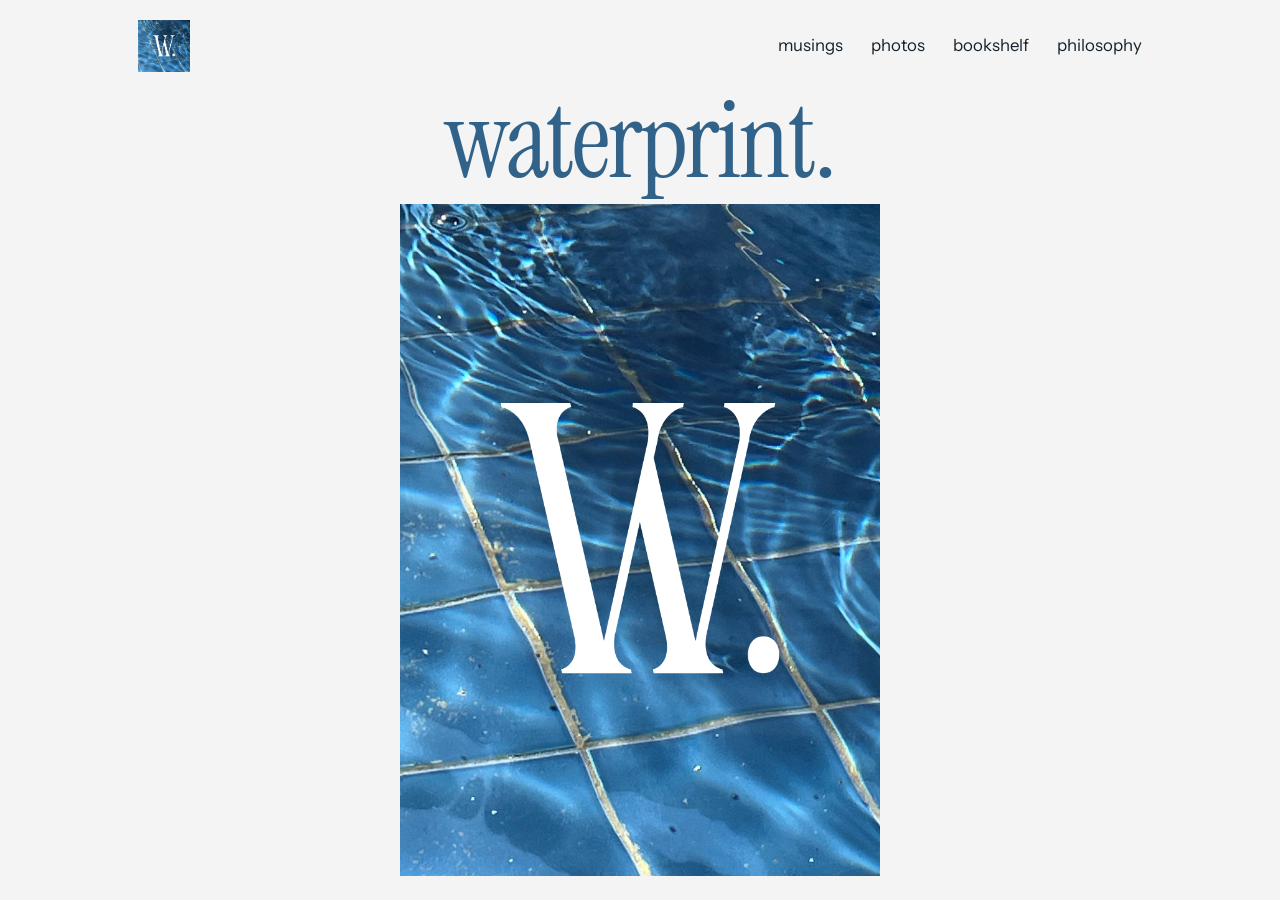
<file: index.html>
<!DOCTYPE html>
<html lang="en">
<head>
<meta charset="utf-8">
<meta name="viewport" content="width=device-width, initial-scale=1">
<title>waterprint.</title>
<link rel="icon" href="images/waterprint_logo.png">
<link rel="preconnect" href="https://fonts.googleapis.com">
<link rel="preconnect" href="https://fonts.gstatic.com" crossorigin>
<link href="https://fonts.googleapis.com/css2?family=Instrument+Serif:ital@0;1&family=Instrument+Sans:wght@400;500&display=swap" rel="stylesheet">
<link rel="stylesheet" href="style.css">
</head>
<body class="home">
<header class="site-header wrap">
  <a class="logo" href="index.html" aria-label="waterprint, home"><img src="images/waterprint_logo.png" alt="waterprint"></a>
  <nav class="nav" aria-label="main">
    <a href="musings.html">musings</a>
    <a href="photos.html">photos</a>
    <a href="bookshelf.html">bookshelf</a>
    <a href="philosophy.html">philosophy</a>
  </nav>
</header>
<main class="cover">
  <h1>waterprint.</h1>
  <figure>
    <!-- swap this for your favorite photo: images/your-photo.jpg -->
    <img src="images/waterprint_logo.png" alt="sunlight rippling across blue pool tiles">
  </figure>
</main>
</body>
</html>
</file>
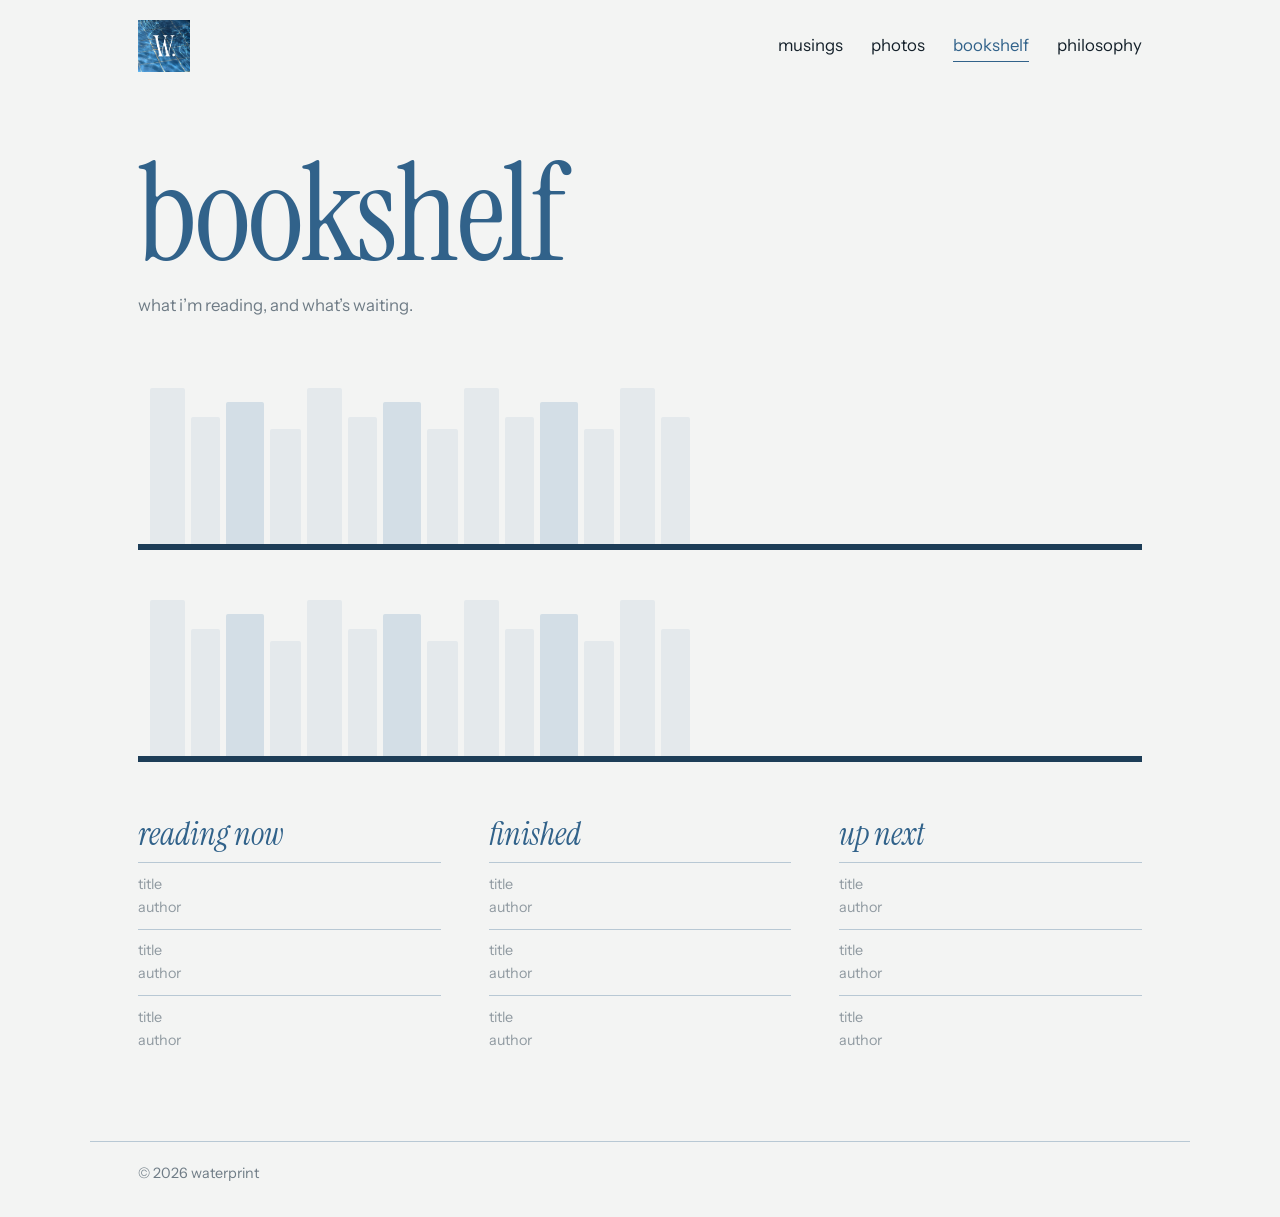
<file: bookshelf.html>
<!DOCTYPE html>
<html lang="en">
<head>
<meta charset="utf-8">
<meta name="viewport" content="width=device-width, initial-scale=1">
<title>bookshelf, waterprint.</title>
<link rel="icon" href="images/waterprint_logo.png">
<link rel="preconnect" href="https://fonts.googleapis.com">
<link rel="preconnect" href="https://fonts.gstatic.com" crossorigin>
<link href="https://fonts.googleapis.com/css2?family=Instrument+Serif:ital@0;1&family=Instrument+Sans:wght@400;500&display=swap" rel="stylesheet">
<link rel="stylesheet" href="style.css">
</head>
<body>
<header class="site-header wrap">
  <a class="logo" href="index.html" aria-label="waterprint, home"><img src="images/waterprint_logo.png" alt="waterprint"></a>
  <nav class="nav" aria-label="main">
    <a href="musings.html">musings</a>
    <a href="photos.html">photos</a>
    <a href="bookshelf.html" aria-current="page">bookshelf</a>
    <a href="philosophy.html">philosophy</a>
  </nav>
</header>
<main class="page wrap">
  <h1 class="page-title">bookshelf</h1>
  <p class="intro">what i’m reading, and what’s waiting.</p>
  <!-- each empty <div class="book"></div> is a spine on the shelf; copy more to fill a shelf -->
  <div class="shelves" aria-hidden="true">
    <div class="shelf"><div class="book"></div><div class="book"></div><div class="book"></div><div class="book"></div><div class="book"></div><div class="book"></div><div class="book"></div><div class="book"></div><div class="book"></div><div class="book"></div><div class="book"></div><div class="book"></div><div class="book"></div><div class="book"></div></div>
    <div class="shelf"><div class="book"></div><div class="book"></div><div class="book"></div><div class="book"></div><div class="book"></div><div class="book"></div><div class="book"></div><div class="book"></div><div class="book"></div><div class="book"></div><div class="book"></div><div class="book"></div><div class="book"></div><div class="book"></div></div>
  </div>
  <div class="lists">
    <section><h2>reading now</h2><ul><li><span class="blank">title</span><span class="blank">author</span></li><li><span class="blank">title</span><span class="blank">author</span></li><li><span class="blank">title</span><span class="blank">author</span></li></ul></section>
    <section><h2>finished</h2><ul><li><span class="blank">title</span><span class="blank">author</span></li><li><span class="blank">title</span><span class="blank">author</span></li><li><span class="blank">title</span><span class="blank">author</span></li></ul></section>
    <section><h2>up next</h2><ul><li><span class="blank">title</span><span class="blank">author</span></li><li><span class="blank">title</span><span class="blank">author</span></li><li><span class="blank">title</span><span class="blank">author</span></li></ul></section>
  </div>
</main>
<footer class="site-footer wrap">© 2026 waterprint</footer>
</body></html>
</file>
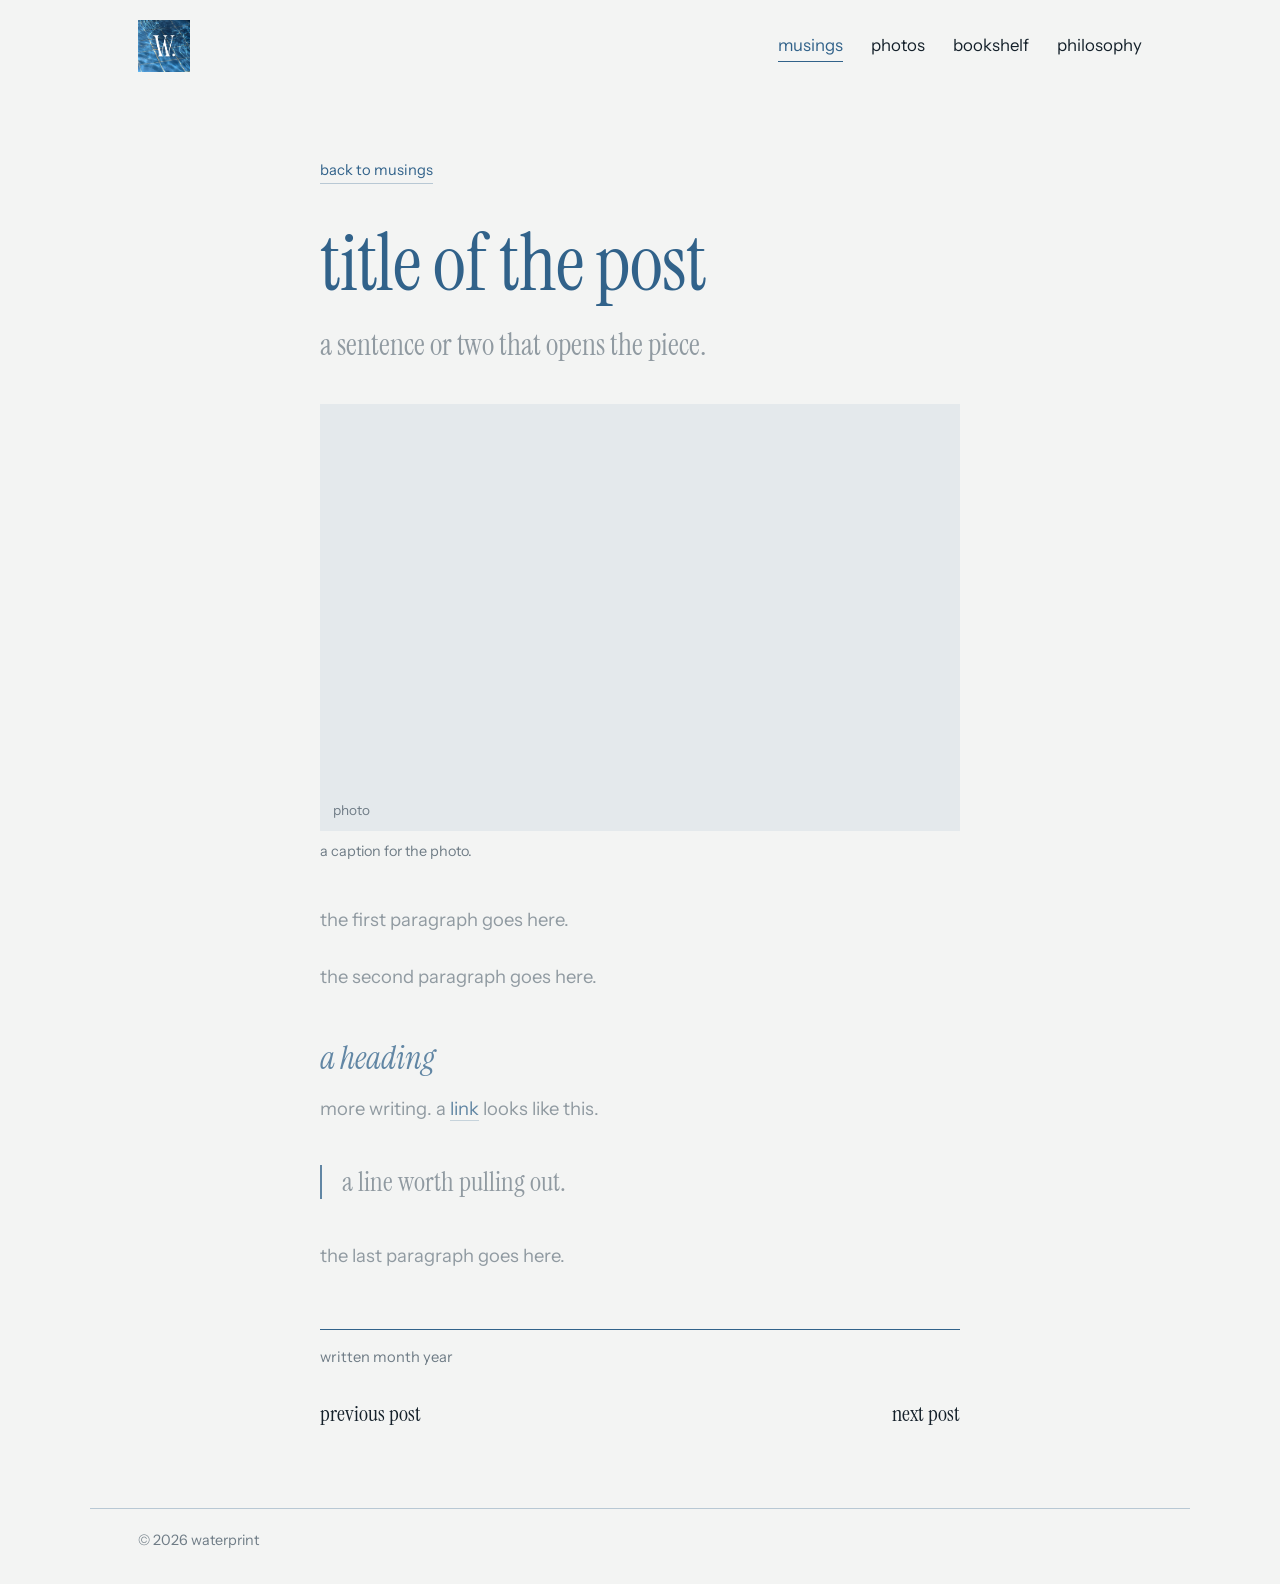
<file: musing-template.html>
<!DOCTYPE html>
<html lang="en">
<head>
<meta charset="utf-8">
<meta name="viewport" content="width=device-width, initial-scale=1">
<!-- 1. change the title and description for each post -->
<title>title of the post, waterprint.</title>
<meta name="description" content="one sentence about this post.">
<link rel="icon" href="images/waterprint_logo.png">
<link rel="preconnect" href="https://fonts.googleapis.com">
<link rel="preconnect" href="https://fonts.gstatic.com" crossorigin>
<link href="https://fonts.googleapis.com/css2?family=Instrument+Serif:ital@0;1&family=Instrument+Sans:wght@400;500&display=swap" rel="stylesheet">
<link rel="stylesheet" href="style.css">
</head>
<body>

<header class="site-header wrap">
  <a class="logo" href="index.html" aria-label="waterprint, home"><img src="images/waterprint_logo.png" alt="waterprint"></a>
  <nav class="nav" aria-label="main">
    <a href="musings.html" aria-current="page">musings</a>
    <a href="photos.html">photos</a>
    <a href="bookshelf.html">bookshelf</a>
    <a href="philosophy.html">philosophy</a>
  </nav>
</header>

<main class="page wrap">
  <article class="post">
    <a class="back" href="musings.html">back to musings</a>

    <!-- 2. the title -->
    <h1 class="post-title">title of the post</h1>

    <!-- 3. optional opening line. delete this paragraph if you don't want one -->
    <p class="post-lead blank">a sentence or two that opens the piece.</p>

    <!-- 4. optional opening photo. delete the <span class="ph"> and add
         <img src="images/your-photo.jpg" alt="describe the photo"> inside the frame.
         change aspect-ratio to fit the photo (3/2 landscape, 4/5 portrait).
         delete the whole <figure> if the post has no picture. -->
    <figure class="post-figure">
      <div class="frame" style="aspect-ratio:3/2"><span class="ph">photo</span></div>
      <figcaption>a caption for the photo.</figcaption>
    </figure>

    <!-- 5. the writing. one <p> per paragraph -->
    <div class="post-body">
      <p class="blank">the first paragraph goes here.</p>
      <p class="blank">the second paragraph goes here.</p>

      <!-- optional section heading -->
      <h2 class="blank">a heading</h2>

      <p class="blank">more writing. a <a href="#">link</a> looks like this.</p>

      <!-- optional pull quote -->
      <blockquote class="blank">a line worth pulling out.</blockquote>

      <p class="blank">the last paragraph goes here.</p>
    </div>

    <!-- 6. the date goes at the end of the post -->
    <p class="post-end">written month year</p>

    <!-- 7. optional links to the posts before and after this one.
         delete either <a> if there isn't one -->
    <nav class="post-nav" aria-label="more musings">
      <a class="prev" href="#">previous post</a>
      <a class="next" href="#">next post</a>
    </nav>
  </article>
</main>

<footer class="site-footer wrap">© 2026 waterprint</footer>

</body>
</html>
</file>
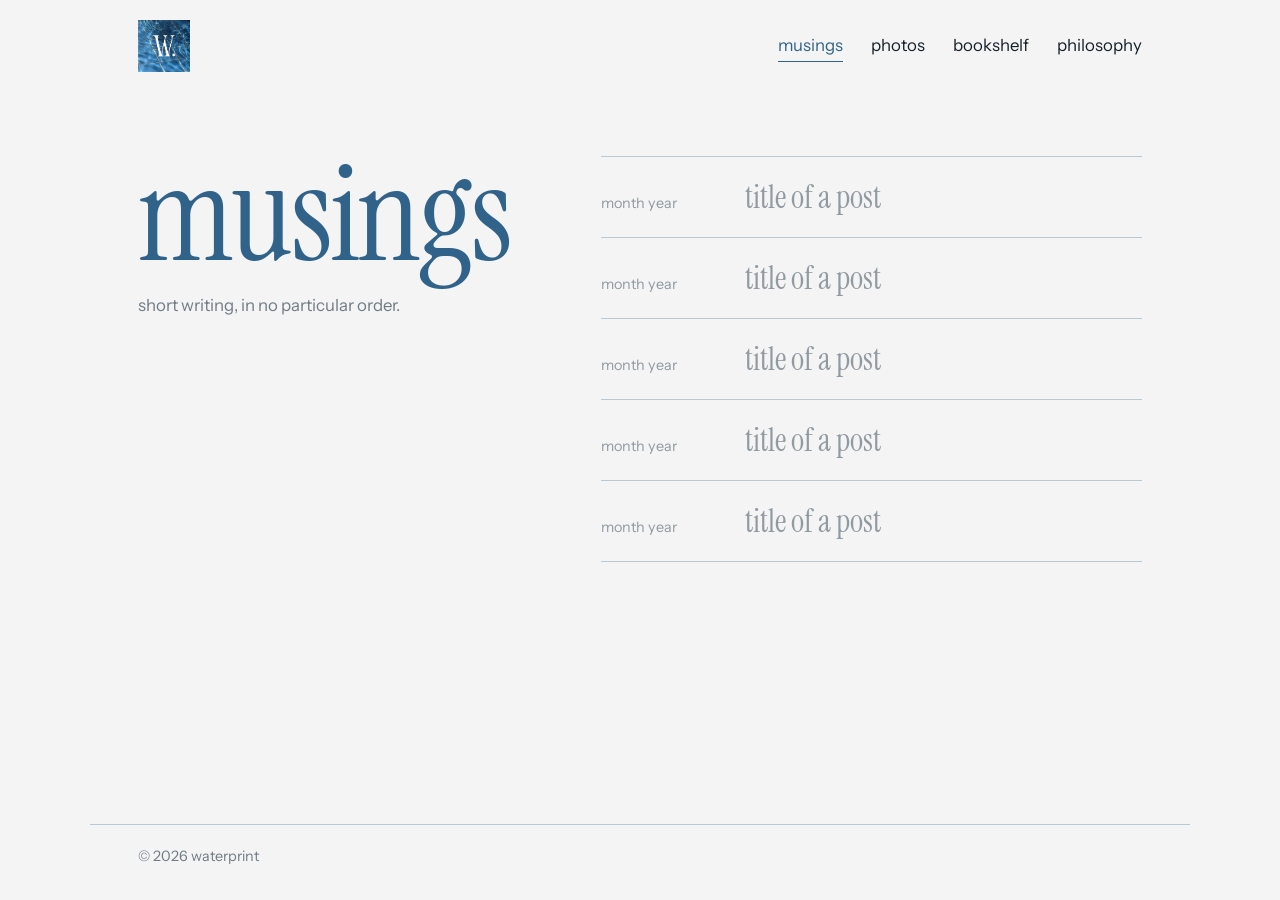
<file: musings.html>
<!DOCTYPE html>
<html lang="en">
<head>
<meta charset="utf-8">
<meta name="viewport" content="width=device-width, initial-scale=1">
<title>musings, waterprint.</title>
<link rel="icon" href="images/waterprint_logo.png">
<link rel="preconnect" href="https://fonts.googleapis.com">
<link rel="preconnect" href="https://fonts.gstatic.com" crossorigin>
<link href="https://fonts.googleapis.com/css2?family=Instrument+Serif:ital@0;1&family=Instrument+Sans:wght@400;500&display=swap" rel="stylesheet">
<link rel="stylesheet" href="style.css">
</head>
<body>
<header class="site-header wrap">
  <a class="logo" href="index.html" aria-label="waterprint, home"><img src="images/waterprint_logo.png" alt="waterprint"></a>
  <nav class="nav" aria-label="main">
    <a href="musings.html" aria-current="page">musings</a>
    <a href="photos.html">photos</a>
    <a href="bookshelf.html">bookshelf</a>
    <a href="philosophy.html">philosophy</a>
  </nav>
</header>
<main class="page wrap">
  <div class="split">
    <div class="head">
      <h1 class="page-title">musings</h1>
      <p class="intro">short writing, in no particular order.</p>
    </div>
    <!-- to add a post: copy one <li>, set the link, date and title -->
    <ul class="entries">
      <li><a href="musing-template.html"><span class="date blank">month year</span><span class="title blank">title of a post</span></a></li>
      <li><a href="#"><span class="date blank">month year</span><span class="title blank">title of a post</span></a></li>
      <li><a href="#"><span class="date blank">month year</span><span class="title blank">title of a post</span></a></li>
      <li><a href="#"><span class="date blank">month year</span><span class="title blank">title of a post</span></a></li>
      <li><a href="#"><span class="date blank">month year</span><span class="title blank">title of a post</span></a></li>
    </ul>
  </div>
</main>
<footer class="site-footer wrap">© 2026 waterprint</footer>
</body></html>
</file>
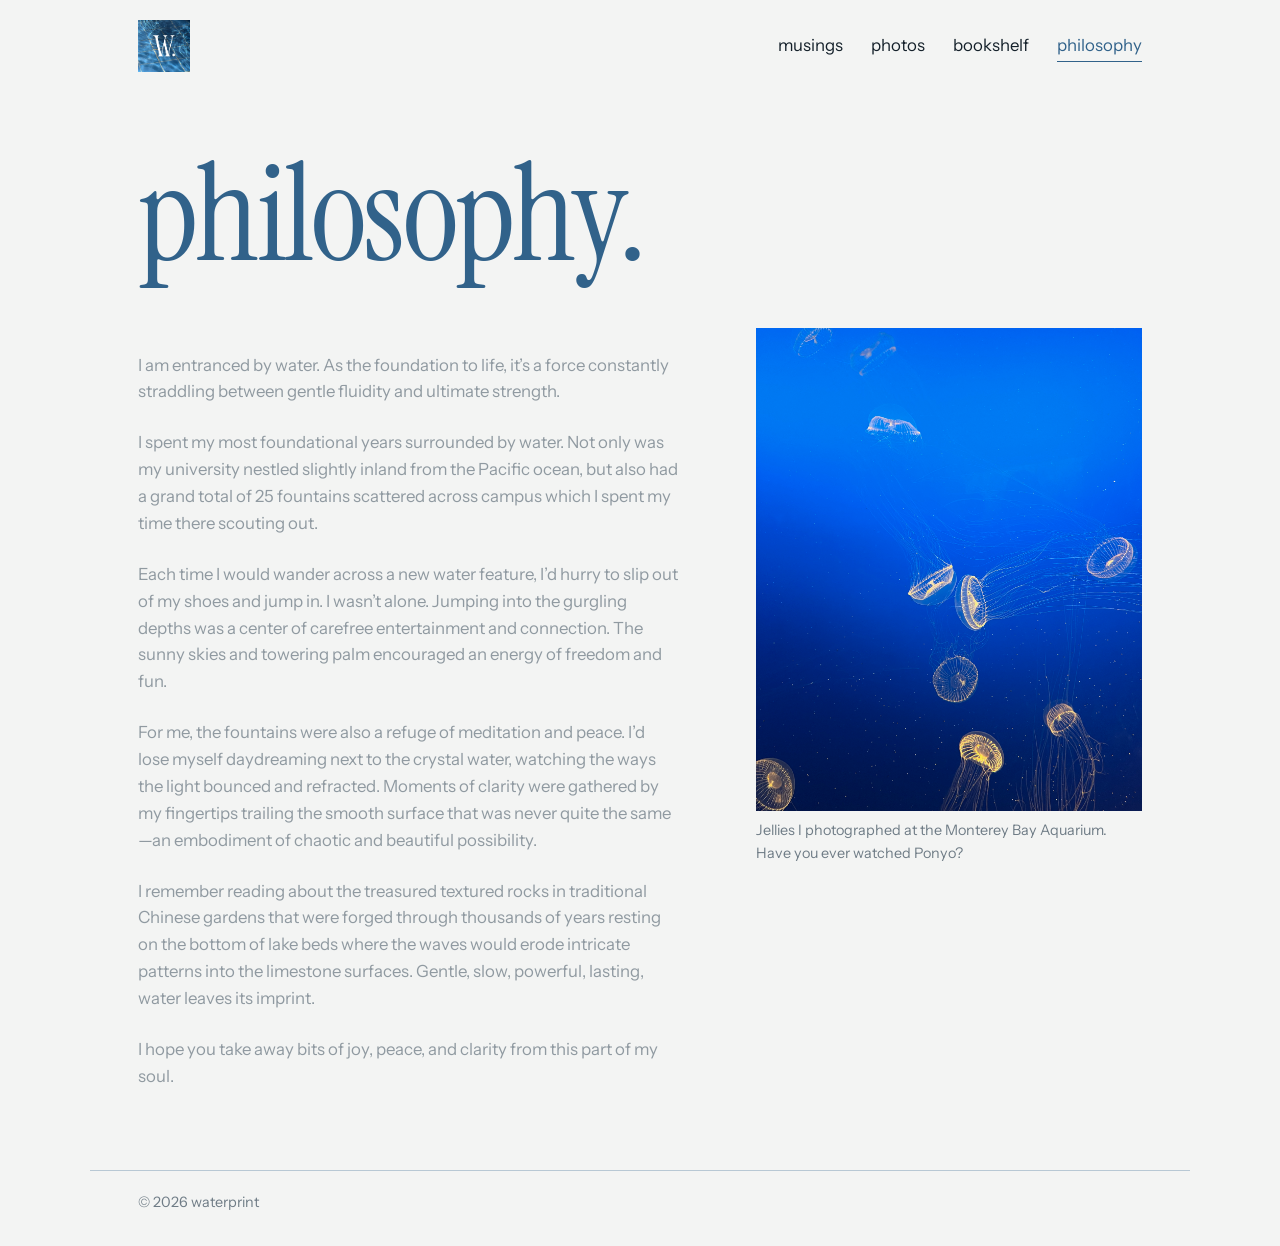
<file: philosophy.html>
<!DOCTYPE html>
<html lang="en">
<head>
<meta charset="utf-8">
<meta name="viewport" content="width=device-width, initial-scale=1">
<title>philosophy, waterprint.</title>
<link rel="icon" href="images/waterprint_logo.png">
<link rel="preconnect" href="https://fonts.googleapis.com">
<link rel="preconnect" href="https://fonts.gstatic.com" crossorigin>
<link href="https://fonts.googleapis.com/css2?family=Instrument+Serif:ital@0;1&family=Instrument+Sans:wght@400;500&display=swap" rel="stylesheet">
<link rel="stylesheet" href="style.css">
</head>
<body>
<header class="site-header wrap">
  <a class="logo" href="index.html" aria-label="waterprint, home"><img src="images/waterprint_logo.png" alt="waterprint"></a>
  <nav class="nav" aria-label="main">
    <a href="musings.html">musings</a>
    <a href="photos.html">photos</a>
    <a href="bookshelf.html">bookshelf</a>
    <a href="philosophy.html" aria-current="page">philosophy</a>
  </nav>
</header>
<main class="page wrap">
  <h1 class="page-title">philosophy.</h1>
  <div class="phil">
    <div class="text">
      <p class="blank">I am entranced by water. As the foundation to life, it’s a force constantly straddling between gentle fluidity and ultimate strength.


</p>
      <p class="blank">I spent my most foundational years surrounded by water. Not only was my university nestled slightly inland from the Pacific ocean, but also had a grand total of 25 fountains scattered across campus which I spent my time there scouting out.</p>
<p class="blank">Each time I would wander across a new water feature, I’d hurry to slip out of my shoes and jump in. I wasn’t alone. Jumping into the gurgling depths was a center of carefree entertainment and connection. The sunny skies and towering palm encouraged an energy of freedom and fun.

</p>
<p class="blank">For me, the fountains were also a refuge of meditation and peace. I’d lose myself daydreaming next to the crystal water, watching the ways the light bounced and refracted. Moments of clarity were gathered by my fingertips trailing the smooth surface that was never quite the same—an embodiment of chaotic and beautiful possibility.

</p>
<p class="blank">I remember reading about the treasured textured rocks in traditional Chinese gardens that were forged through thousands of years resting on the bottom of lake beds where the waves would erode intricate patterns into the limestone surfaces. Gentle, slow, powerful, lasting, water leaves its imprint.

</p>
<p class="blank">I hope you take away bits of joy, peace, and clarity from this part of my soul.
</p>
    </div>
    <figure>
      <!-- to add your picture: delete the <span class="ph"> and add
           <img src="images/your-photo.jpg" alt="describe the photo"> inside the frame, then edit the caption. -->
      <div class="frame" style="aspect-ratio:4/5"><img src="images/jellies.png"alt="jellyfish"></span></div>
      <figcaption>Jellies I photographed at the Monterey Bay Aquarium. Have you ever watched Ponyo?</figcaption>
    </figure>
  </div>
</main>
<footer class="site-footer wrap">© 2026 waterprint</footer>
</body></html>
</file>
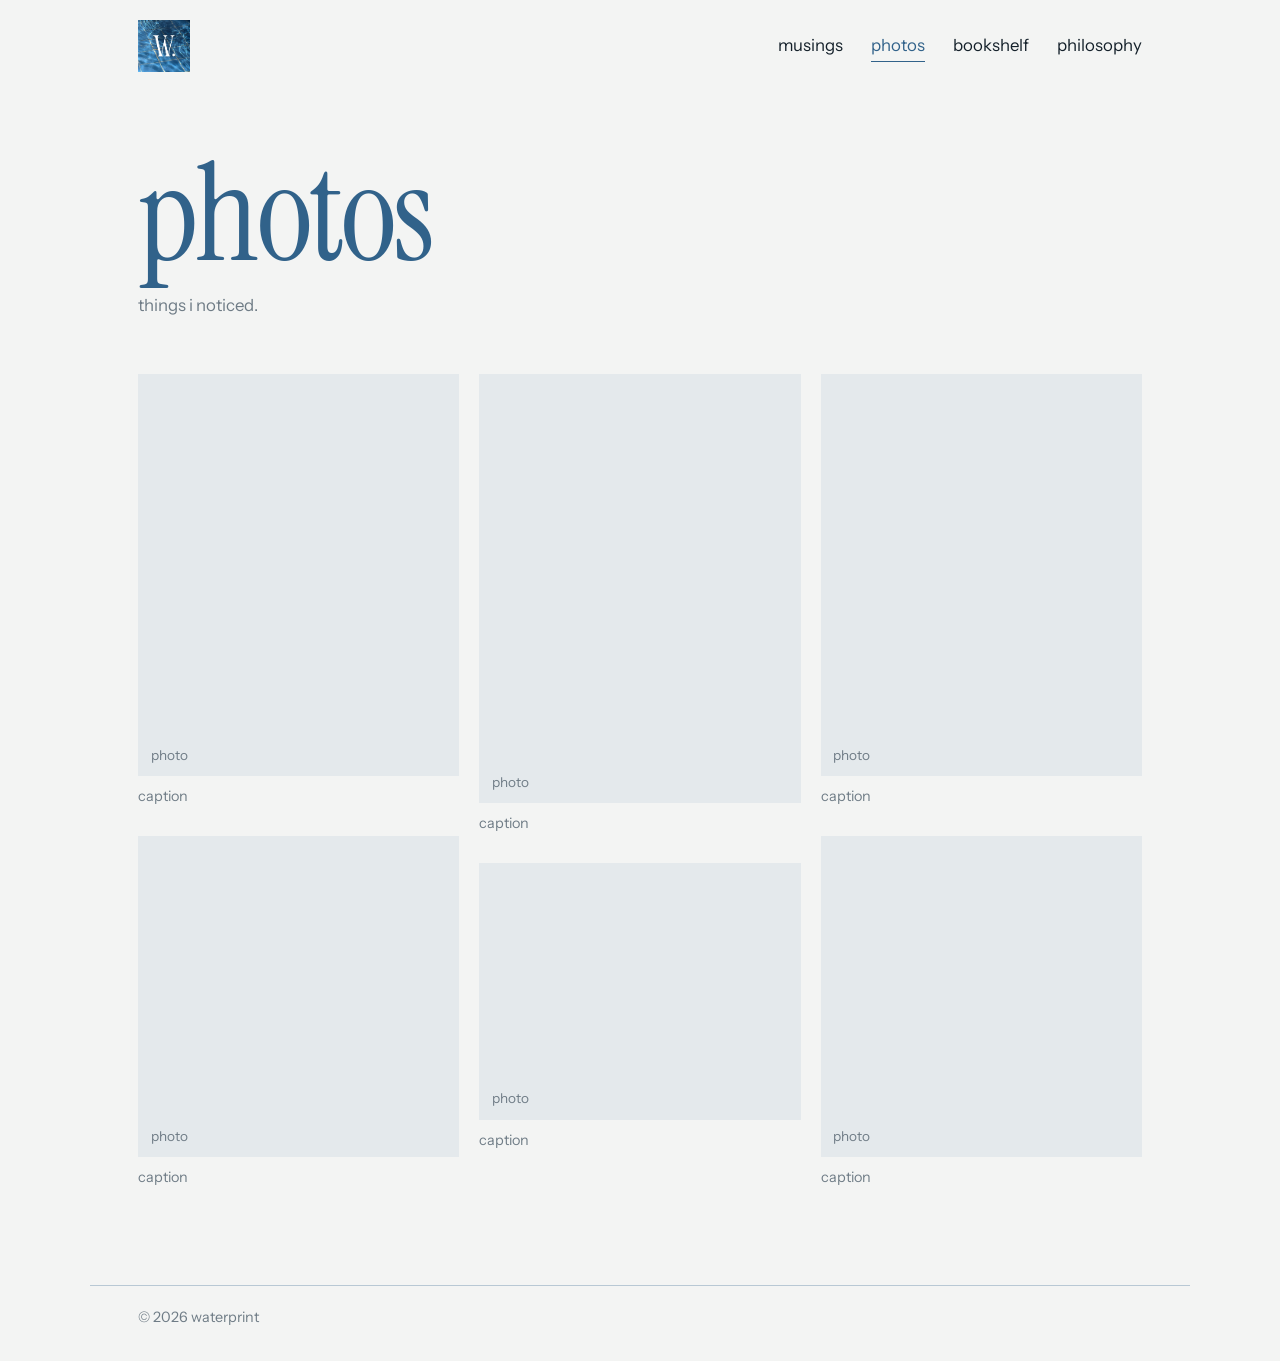
<file: photos.html>
<!DOCTYPE html>
<html lang="en">
<head>
<meta charset="utf-8">
<meta name="viewport" content="width=device-width, initial-scale=1">
<title>photos, waterprint.</title>
<link rel="icon" href="images/waterprint_logo.png">
<link rel="preconnect" href="https://fonts.googleapis.com">
<link rel="preconnect" href="https://fonts.gstatic.com" crossorigin>
<link href="https://fonts.googleapis.com/css2?family=Instrument+Serif:ital@0;1&family=Instrument+Sans:wght@400;500&display=swap" rel="stylesheet">
<link rel="stylesheet" href="style.css">
</head>
<body>
<header class="site-header wrap">
  <a class="logo" href="index.html" aria-label="waterprint, home"><img src="images/waterprint_logo.png" alt="waterprint"></a>
  <nav class="nav" aria-label="main">
    <a href="musings.html">musings</a>
    <a href="photos.html" aria-current="page">photos</a>
    <a href="bookshelf.html">bookshelf</a>
    <a href="philosophy.html">philosophy</a>
  </nav>
</header>
<main class="page wrap">
  <h1 class="page-title">photos</h1>
  <p class="intro">things i noticed.</p>
  <!-- to add a photo: delete the <span class="ph"> and add
       <img src="images/your-photo.jpg" alt="describe the photo"> inside the frame.
       change aspect-ratio to match the photo (4/5 is a portrait, 4/3 a landscape). -->
  <div class="gallery">
    <figure><div class="frame" style="aspect-ratio:4/5"><span class="ph">photo</span></div><figcaption>caption</figcaption></figure>
    <figure><div class="frame" style="aspect-ratio:1/1"><span class="ph">photo</span></div><figcaption>caption</figcaption></figure>
    <figure><div class="frame" style="aspect-ratio:3/4"><span class="ph">photo</span></div><figcaption>caption</figcaption></figure>
    <figure><div class="frame" style="aspect-ratio:5/4"><span class="ph">photo</span></div><figcaption>caption</figcaption></figure>
    <figure><div class="frame" style="aspect-ratio:4/5"><span class="ph">photo</span></div><figcaption>caption</figcaption></figure>
    <figure><div class="frame" style="aspect-ratio:1/1"><span class="ph">photo</span></div><figcaption>caption</figcaption></figure>
  </div>
</main>
<footer class="site-footer wrap">© 2026 waterprint</footer>
</body></html>
</file>
<file: style.css>
:root {
  --bg: #F3F4F3;
  --accent: #31628A;
  --deep: #1D3D57;
  --ink: #14202A;
  --muted: #6F7C86;
  --tile: #E4E9EC;
  --rule: rgba(49, 98, 138, 0.3);

  --display: "Instrument Serif", "Bodoni Moda", Didot, Georgia, serif;
  --sans: "Instrument Sans", "SF Pro Text", -apple-system, "Helvetica Neue", Arial, sans-serif;
  --gutter: clamp(1.25rem, 4vw, 3rem);
}

*, *::before, *::after { box-sizing: border-box; }
html { scroll-behavior: smooth; }
body {
  margin: 0;
  min-height: 100svh;
  display: flex;
  flex-direction: column;
  background: var(--bg);
  color: var(--ink);
  font-family: var(--sans);
  font-size: 1.05rem;
  line-height: 1.6;
  -webkit-font-smoothing: antialiased;
}
img { max-width: 100%; display: block; }
a { color: inherit; text-decoration: none; }
a:focus-visible { outline: 2px solid var(--accent); outline-offset: 4px; }
h1, h2, p, ul, figure { margin: 0; }
ul { list-style: none; padding: 0; }

.wrap { width: 100%; max-width: 1100px; margin: 0 auto; padding-left: var(--gutter); padding-right: var(--gutter); }

/* header: logo top left, nav right */
.site-header {
  display: flex;
  align-items: center;
  justify-content: space-between;
  gap: 1rem;
  padding-top: 1.25rem;
  padding-bottom: 1.25rem;
}
.logo img { width: 3.25rem; height: 3.25rem; object-fit: cover; }
.nav { display: flex; flex-wrap: wrap; justify-content: flex-end; gap: 0.25rem 1.75rem; }
.nav a { padding: 0.15rem 0; border-bottom: 1px solid transparent; transition: color .2s, border-color .2s; }
.nav a:hover { color: var(--accent); }
.nav a[aria-current="page"] { color: var(--accent); border-bottom-color: var(--accent); }

/* shared page pieces */
.page { flex: 1; padding-top: clamp(1.5rem, 5vw, 4rem); padding-bottom: 5rem; }
.page-title {
  font-family: var(--display);
  font-weight: 400;
  font-size: clamp(4rem, 12vw, 8.5rem);
  line-height: 0.85;
  letter-spacing: -0.02em;
  color: var(--accent);
}
.intro { margin-top: 1.25rem; max-width: 30ch; color: var(--muted); }
.blank { color: var(--muted); opacity: 0.75; }

.frame { position: relative; overflow: hidden; background: var(--tile); }
.frame img { position: absolute; inset: 0; width: 100%; height: 100%; object-fit: cover; }
.frame .ph { position: absolute; left: 0.8rem; bottom: 0.6rem; font-size: 0.85rem; color: var(--muted); }
figcaption { margin-top: 0.55rem; font-size: 0.9rem; color: var(--muted); }

.site-footer { padding-top: 1.25rem; padding-bottom: 2rem; border-top: 1px solid var(--rule); font-size: 0.9rem; color: var(--muted); }

/* home: a single-screen cover */
body.home { height: 100svh; }
.cover {
  flex: 1;
  min-height: 0;
  width: 100%;
  max-width: 36rem;
  margin: 0 auto;
  padding: 0 var(--gutter) 1.5rem;
  display: flex;
  flex-direction: column;
}
.cover h1 {
  font-family: var(--display);
  font-weight: 400;
  font-size: min(19vw, 6.75rem);
  line-height: 0.9;
  letter-spacing: -0.02em;
  text-align: center;
  white-space: nowrap;
  color: var(--accent);
}
.cover figure { flex: 1; min-height: 0; margin-top: 0.9rem; }
.cover figure img { width: 100%; height: 100%; object-fit: cover; }

/* musings: title left, entries right */
.split {
  display: grid;
  grid-template-columns: minmax(0, 5fr) minmax(0, 7fr);
  gap: clamp(2rem, 6vw, 5rem);
  align-items: start;
}
.split .head { position: sticky; top: 2rem; }
.entries li { border-top: 1px solid var(--rule); }
.entries li:last-child { border-bottom: 1px solid var(--rule); }
.entries a { display: grid; grid-template-columns: 8rem 1fr; gap: 1rem; align-items: baseline; padding: 1.35rem 0; }
.entries .date { font-size: 0.9rem; }
.entries .title { font-family: var(--display); font-size: clamp(1.5rem, 2.6vw, 2rem); line-height: 1.15; }
.entries a:hover .title { color: var(--accent); }

/* photos: staggered gallery */
.gallery { margin-top: clamp(2rem, 5vw, 3.5rem); columns: 3 15rem; column-gap: 1.25rem; }
.gallery figure { break-inside: avoid; margin-bottom: 1.75rem; }

/* bookshelf: shelves, then lists */
.shelves { margin-top: clamp(2rem, 5vw, 3.5rem); }
.shelf {
  display: flex;
  align-items: flex-end;
  gap: 6px;
  height: 11rem;
  padding: 0 0.75rem;
  margin-bottom: 2.25rem;
  border-bottom: 6px solid var(--deep);
}
.book { background: var(--tile); border-radius: 2px 2px 0 0; }
.book:nth-child(4n+1) { height: 92%; width: 2.2rem; }
.book:nth-child(4n+2) { height: 75%; width: 1.8rem; }
.book:nth-child(4n+3) { height: 84%; width: 2.4rem; background: #D3DEE6; }
.book:nth-child(4n+4) { height: 68%; width: 1.9rem; }
.lists { margin-top: 3.5rem; display: grid; grid-template-columns: repeat(3, 1fr); gap: clamp(1.5rem, 4vw, 3rem); }
.lists h2 { font-family: var(--display); font-weight: 400; font-style: italic; font-size: 2rem; line-height: 1; color: var(--accent); margin-bottom: 0.75rem; }
.lists li { border-top: 1px solid var(--rule); padding: 0.6rem 0; }
.lists li span { display: block; font-size: 0.9rem; }

/* philosophy: statement left, picture and caption right */
.phil {
  margin-top: clamp(2rem, 5vw, 3.5rem);
  display: grid;
  grid-template-columns: minmax(0, 7fr) minmax(0, 5fr);
  gap: clamp(2rem, 6vw, 5rem);
  align-items: start;
}
.statement { font-family: var(--display); font-size: clamp(2rem, 4vw, 3.2rem); line-height: 1.12; letter-spacing: -0.01em; }
.phil .text p { margin-top: 1.5rem; max-width: 52ch; }

@media (max-width: 860px) {
  .split, .phil { grid-template-columns: 1fr; }
  .split .head { position: static; }
  .entries a { grid-template-columns: 1fr; gap: 0.15rem; }
  .lists { grid-template-columns: 1fr; }
}
@media (prefers-reduced-motion: reduce) { html { scroll-behavior: auto; } }

/* single musing page */
.post { max-width: 40rem; margin: 0 auto; }
.back { display: inline-block; margin-bottom: 2.5rem; font-size: 0.92rem; color: var(--accent); border-bottom: 1px solid var(--rule); }
.back:hover { border-bottom-color: var(--accent); }
.post-title {
  font-family: var(--display);
  font-weight: 400;
  font-size: clamp(2.75rem, 7vw, 5rem);
  line-height: 0.98;
  letter-spacing: -0.015em;
  color: var(--accent);
}
.post-lead { margin-top: 1.5rem; font-family: var(--display); font-size: clamp(1.4rem, 2.6vw, 1.85rem); line-height: 1.3; }
.post-figure { margin: 2.5rem 0; }
.post-figure.wide { margin-left: calc(-1 * clamp(0rem, 8vw, 6rem)); margin-right: calc(-1 * clamp(0rem, 8vw, 6rem)); }
.post-body { margin-top: 2.5rem; font-size: 1.15rem; line-height: 1.8; }
.post-body p { margin-bottom: 1.5rem; }
.post-body h2 { font-family: var(--display); font-weight: 400; font-style: italic; font-size: 2rem; line-height: 1.1; color: var(--accent); margin: 3rem 0 1rem; }
.post-body blockquote {
  margin: 2.5rem 0;
  padding-left: 1.25rem;
  border-left: 2px solid var(--accent);
  font-family: var(--display);
  font-size: 1.7rem;
  line-height: 1.25;
}
.post-body a { color: var(--accent); border-bottom: 1px solid var(--rule); }
.post-body a:hover { border-bottom-color: var(--accent); }
.post-end { margin-top: 3.5rem; padding-top: 1rem; border-top: 1px solid var(--accent); font-size: 0.92rem; color: var(--muted); }
.post-nav { margin-top: 2rem; display: flex; justify-content: space-between; gap: 1rem; }
.post-nav a { font-family: var(--display); font-size: 1.4rem; line-height: 1.2; }
.post-nav a:hover { color: var(--accent); }
.post-nav .next { text-align: right; margin-left: auto; }
@media (max-width: 860px) { .post-figure.wide { margin-left: 0; margin-right: 0; } }
</file>
